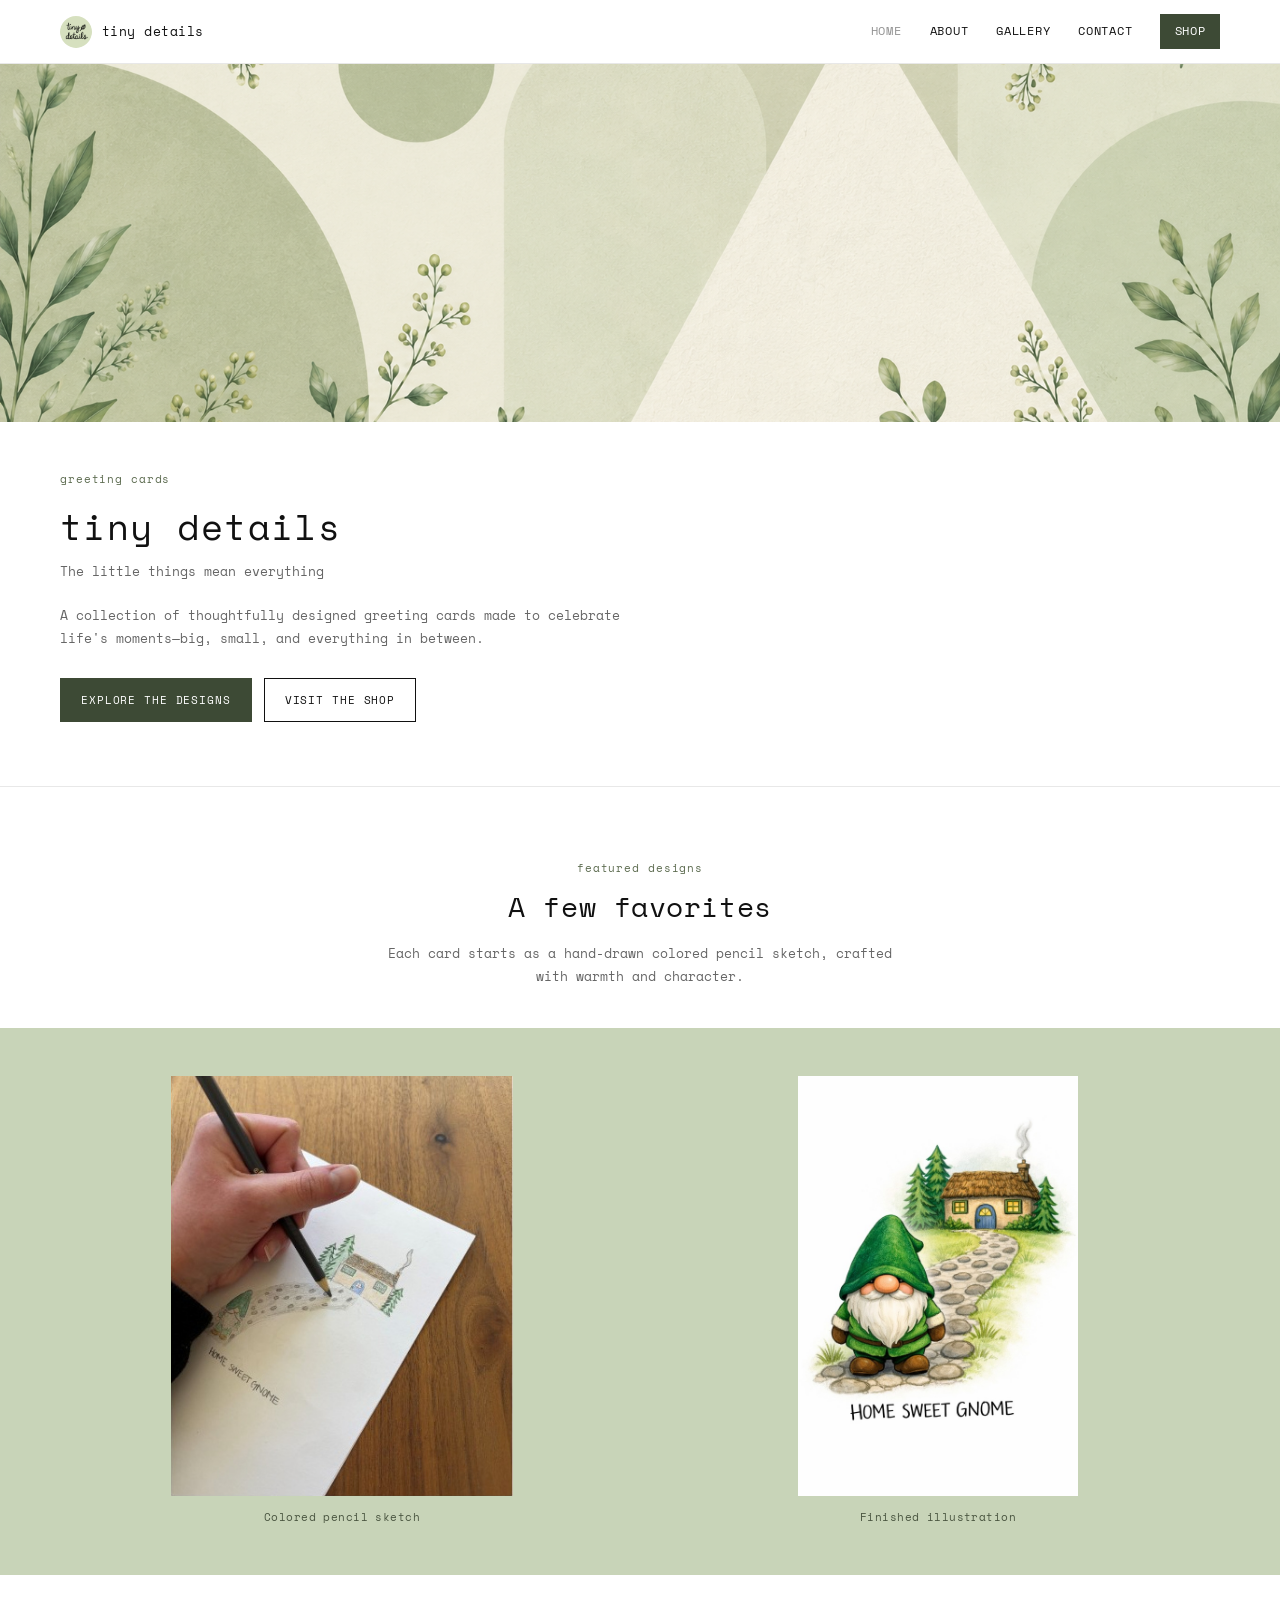
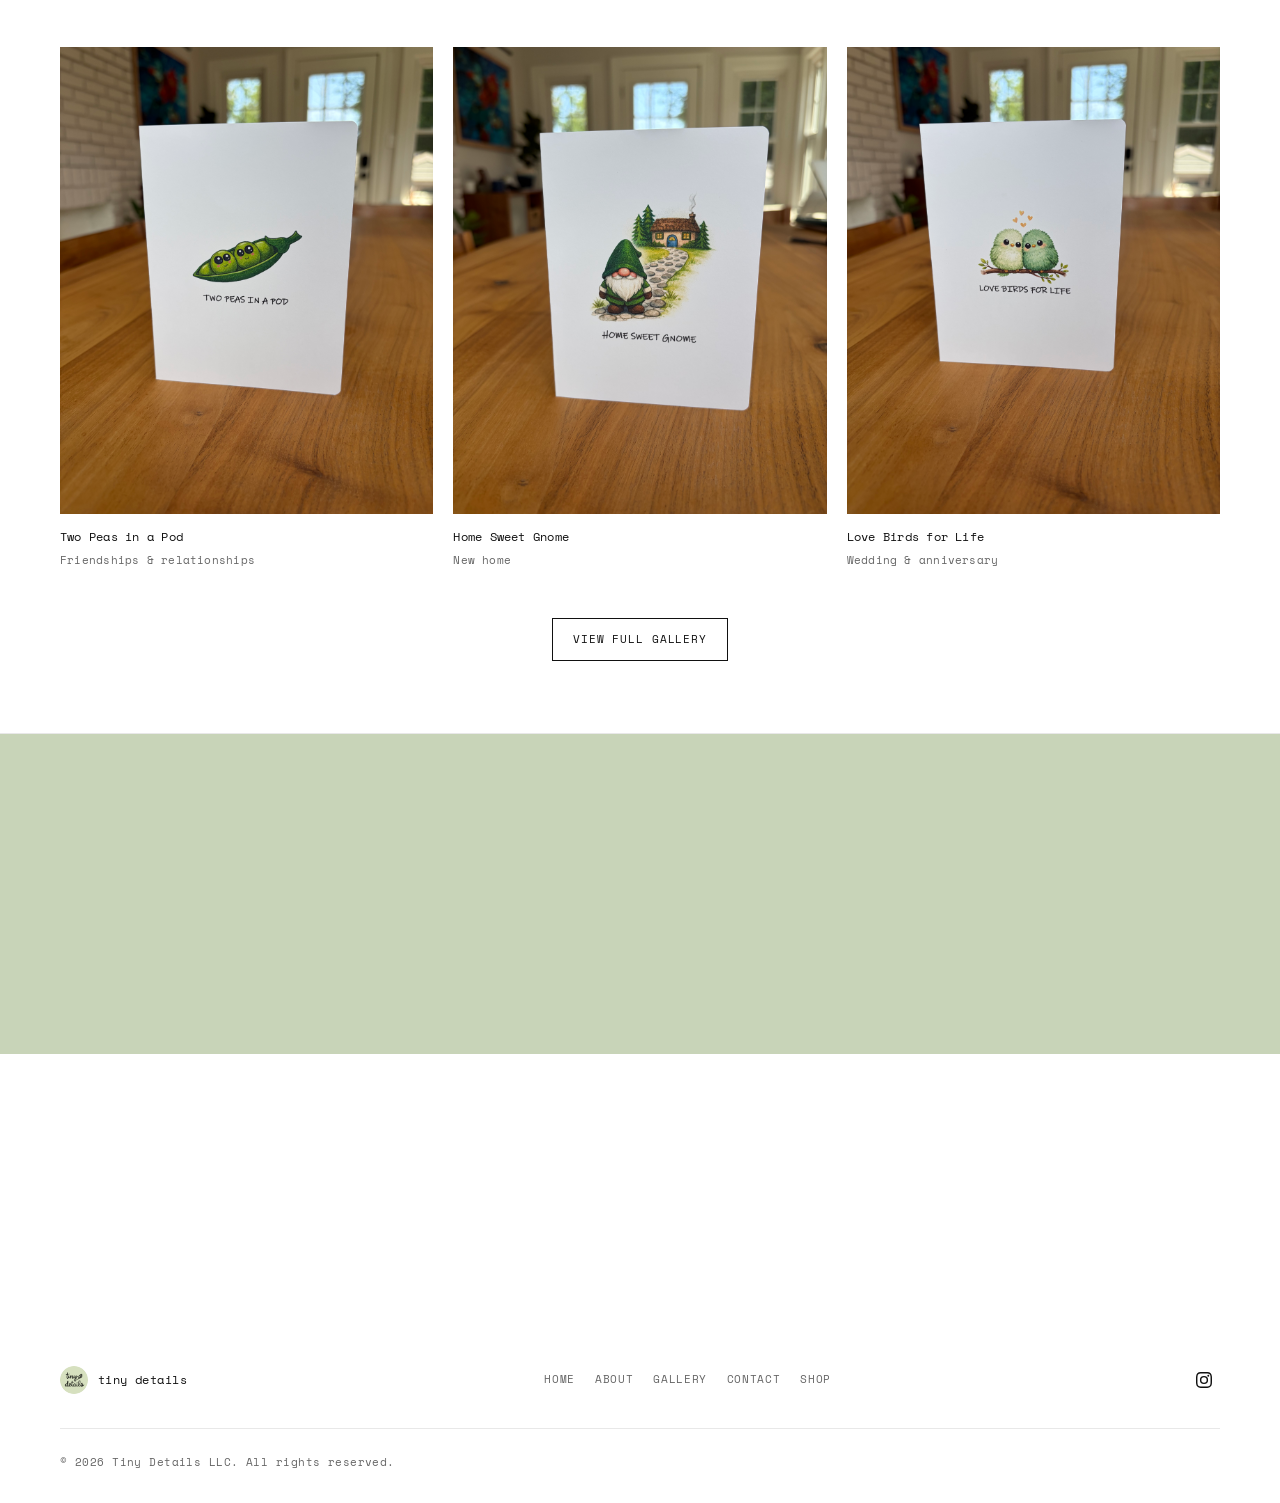
<file: index.html>
<!DOCTYPE html>
<html lang="en">
<head>
  <meta charset="UTF-8">
  <meta name="viewport" content="width=device-width, initial-scale=1.0">
  <meta name="description" content="Tiny Details LLC — thoughtfully designed greeting cards for life's moments, big and small.">
  <title>Tiny Details LLC — The little things mean everything</title>
  <link rel="icon" href="images/logo-square.png" type="image/png">
  <link rel="preconnect" href="https://fonts.googleapis.com">
  <link rel="preconnect" href="https://fonts.gstatic.com" crossorigin>
  <link href="https://fonts.googleapis.com/css2?family=Space+Mono:ital,wght@0,400;0,700;1,400&display=swap" rel="stylesheet">
  <link rel="stylesheet" href="css/styles.css?v=5">
</head>
<body>

  <header class="site-header">
    <div class="header-inner">
      <a href="index.html" class="logo-link">
        <img src="images/logo.png" alt="Tiny Details" class="logo-img">
        <span class="logo-text">tiny details</span>
      </a>
      <nav class="nav-desktop" aria-label="Main navigation">
        <a href="index.html" class="active">Home</a>
        <a href="about.html">About</a>
        <a href="gallery.html">Gallery</a>
        <a href="contact.html">Contact</a>
        <a href="https://www.etsy.com/shop/TinyDetailsLLC" class="nav-cta" target="_blank" rel="noopener noreferrer">Shop</a>
      </nav>
      <button class="menu-toggle" aria-label="Open menu" aria-expanded="false">
        <span></span><span></span><span></span>
      </button>
    </div>
    <nav class="nav-mobile" aria-label="Mobile navigation">
      <a href="index.html">Home</a>
      <a href="about.html">About</a>
      <a href="gallery.html">Gallery</a>
      <a href="contact.html">Contact</a>
      <a href="https://www.etsy.com/shop/TinyDetailsLLC" class="nav-cta" target="_blank" rel="noopener noreferrer">Shop</a>
    </nav>
  </header>

  <main>
    <section class="hero">
      <div class="hero-banner">
        <img src="images/hero-banner.png?v=1" alt="" class="hero-banner-img">
      </div>
      <div class="container hero-body">
        <div class="hero-inner fade-in">
          <div class="hero-content">
            <p class="hero-eyebrow">greeting cards</p>
            <h1>tiny details</h1>
            <p class="hero-tagline">The little things mean everything</p>
            <p class="hero-desc">A collection of thoughtfully designed greeting cards made to celebrate life's moments—big, small, and everything in between.</p>
            <div class="btn-group">
              <a href="gallery.html" class="btn btn-primary">Explore the Designs</a>
              <a href="https://www.etsy.com/shop/TinyDetailsLLC" class="btn btn-outline" target="_blank" rel="noopener noreferrer">Visit the Shop</a>
            </div>
          </div>
        </div>
      </div>
    </section>

    <section class="section section-intro">
      <div class="container">
        <div class="text-center fade-in">
          <p class="section-label">featured designs</p>
          <h2 class="section-title">A few favorites</h2>
          <p class="section-lead">Each card starts as a hand-drawn colored pencil sketch, crafted with warmth and character.</p>
        </div>
      </div>
    </section>

    <section class="process-banner">
      <div class="container">
        <div class="process-grid fade-in">
          <figure class="process-item">
            <div class="process-visual">
              <img src="images/process/gnome-sketch.jpg?v=5" alt="Hand-drawn colored pencil sketch of Home Sweet Gnome card">
            </div>
            <figcaption>Colored pencil sketch</figcaption>
          </figure>
          <figure class="process-item">
            <div class="process-visual">
              <img src="images/process/gnome-final.jpg" alt="Finished Home Sweet Gnome illustration">
            </div>
            <figcaption>Finished illustration</figcaption>
          </figure>
        </div>
      </div>
    </section>

    <section class="section">
      <div class="container">
        <div class="card-grid">
          <a href="gallery.html" class="design-card fade-in">
            <div class="design-card-image">
              <img src="images/cards/two-peas-friends.jpg" alt="Two Peas in a Pod card for friends and relationships">
            </div>
            <div class="design-card-body">
              <h3>Two Peas in a Pod</h3>
              <p>Friendships &amp; relationships</p>
            </div>
          </a>
          <a href="gallery.html" class="design-card fade-in">
            <div class="design-card-image">
              <img src="images/cards/gnome-home.jpg" alt="Home Sweet Gnome new home card">
            </div>
            <div class="design-card-body">
              <h3>Home Sweet Gnome</h3>
              <p>New home</p>
            </div>
          </a>
          <a href="gallery.html" class="design-card fade-in">
            <div class="design-card-image">
              <img src="images/cards/love-birds.jpg" alt="Love Birds for Life card">
            </div>
            <div class="design-card-body">
              <h3>Love Birds for Life</h3>
              <p>Wedding &amp; anniversary</p>
            </div>
          </a>
        </div>
        <div class="btn-group center" style="margin-top: 3rem;">
          <a href="gallery.html" class="btn btn-outline">View Full Gallery</a>
        </div>
      </div>
    </section>

    <section class="section-sm story-strip">
      <div class="container text-center fade-in">
        <p class="section-label">our story</p>
        <h2 class="section-title">The heart of every card</h2>
        <p class="section-lead">Founded on the idea that it's the little things that matter most. Every design begins with a hand-drawn sketch—and a whole lot of heart.</p>
        <div class="btn-group center">
          <a href="about.html" class="btn btn-primary">Learn More</a>
        </div>
      </div>
    </section>

    <div class="cta-banner fade-in">
      <h2>Shop our cards on Etsy</h2>
      <p>Browse the collection and find a card for the moments that matter.</p>
      <a href="https://www.etsy.com/shop/TinyDetailsLLC" class="btn btn-primary" target="_blank" rel="noopener noreferrer">Tiny Details on Etsy</a>
    </div>
  </main>

  <footer class="site-footer">
    <div class="container">
      <div class="footer-inner">
        <div class="footer-brand">
          <img src="images/logo.png" alt="">
          <span>tiny details</span>
        </div>
        <div class="footer-links">
          <a href="index.html">Home</a>
          <a href="about.html">About</a>
          <a href="gallery.html">Gallery</a>
          <a href="contact.html">Contact</a>
          <a href="https://www.etsy.com/shop/TinyDetailsLLC" target="_blank" rel="noopener noreferrer">Shop</a>
        </div>
        <div class="footer-social">
          <a href="https://www.instagram.com/tinydetailsllc/" target="_blank" rel="noopener noreferrer" aria-label="Instagram">
            <svg viewBox="0 0 24 24" xmlns="http://www.w3.org/2000/svg"><path d="M12 2.163c3.204 0 3.584.012 4.85.07 3.252.148 4.771 1.691 4.919 4.919.058 1.265.069 1.645.069 4.849 0 3.205-.012 3.584-.069 4.849-.149 3.225-1.664 4.771-4.919 4.919-1.266.058-1.644.07-4.85.07-3.204 0-3.584-.012-4.849-.07-3.26-.149-4.771-1.699-4.919-4.92-.058-1.265-.07-1.644-.07-4.849 0-3.204.013-3.583.07-4.849.149-3.227 1.664-4.771 4.919-4.919 1.266-.057 1.645-.069 4.849-.069zM12 0C8.741 0 8.333.014 7.053.072 2.695.272.273 2.69.073 7.052.014 8.333 0 8.741 0 12c0 3.259.014 3.668.072 4.948.2 4.358 2.618 6.78 6.98 6.98C8.333 23.986 8.741 24 12 24c3.259 0 3.668-.014 4.948-.072 4.354-.2 6.782-2.618 6.979-6.98.059-1.28.073-1.689.073-4.948 0-3.259-.014-3.667-.072-4.947-.196-4.354-2.617-6.78-6.979-6.98C15.668.014 15.259 0 12 0zm0 5.838a6.162 6.162 0 100 12.324 6.162 6.162 0 000-12.324zM12 16a4 4 0 110-8 4 4 0 010 8zm6.406-11.845a1.44 1.44 0 100 2.881 1.44 1.44 0 000-2.881z"/></svg>
          </a>
        </div>
      </div>
      <div class="footer-bottom">
        <p>&copy; 2026 Tiny Details LLC. All rights reserved.</p>
      </div>
    </div>
  </footer>

  <script src="js/main.js"></script>
</body>
</html>
</file>
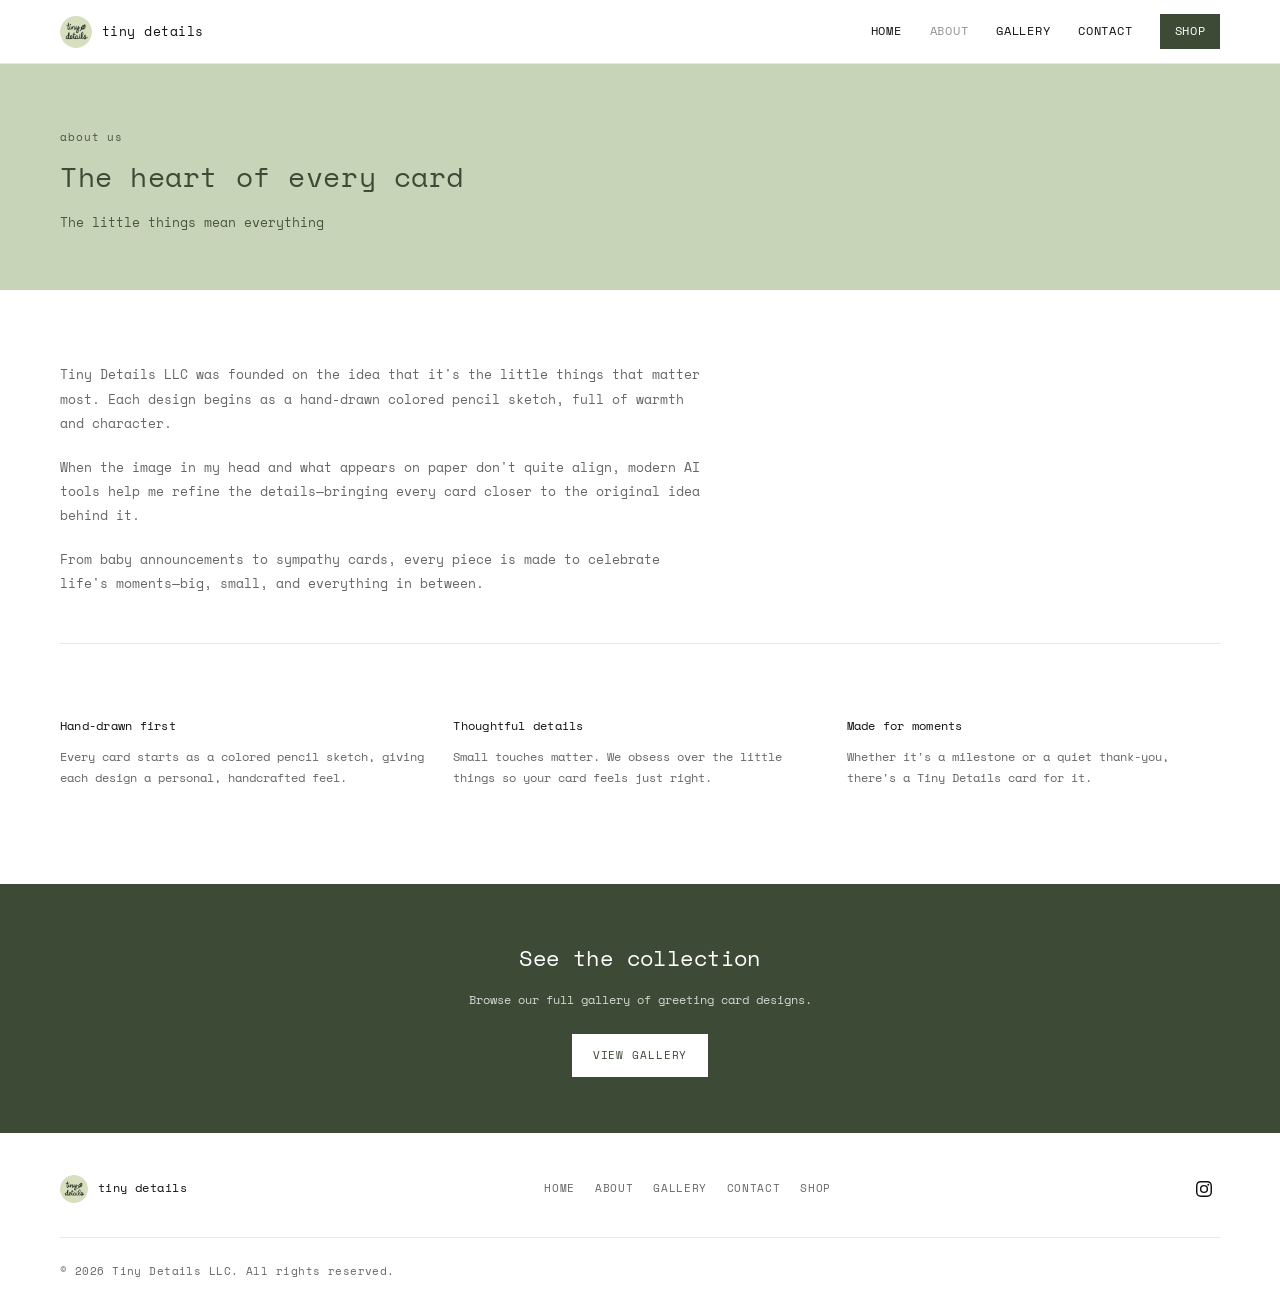
<file: about.html>
<!DOCTYPE html>
<html lang="en">
<head>
  <meta charset="UTF-8">
  <meta name="viewport" content="width=device-width, initial-scale=1.0">
  <meta name="description" content="Learn about Tiny Details LLC — greeting cards crafted with warmth, character, and care.">
  <title>About — Tiny Details LLC</title>
  <link rel="icon" href="images/logo-square.png" type="image/png">
  <link rel="preconnect" href="https://fonts.googleapis.com">
  <link rel="preconnect" href="https://fonts.gstatic.com" crossorigin>
  <link href="https://fonts.googleapis.com/css2?family=Space+Mono:ital,wght@0,400;0,700;1,400&display=swap" rel="stylesheet">
  <link rel="stylesheet" href="css/styles.css?v=5">
</head>
<body>

  <header class="site-header">
    <div class="header-inner">
      <a href="index.html" class="logo-link">
        <img src="images/logo.png" alt="Tiny Details" class="logo-img">
        <span class="logo-text">tiny details</span>
      </a>
      <nav class="nav-desktop" aria-label="Main navigation">
        <a href="index.html">Home</a>
        <a href="about.html" class="active">About</a>
        <a href="gallery.html">Gallery</a>
        <a href="contact.html">Contact</a>
        <a href="https://www.etsy.com/shop/TinyDetailsLLC" class="nav-cta" target="_blank" rel="noopener noreferrer">Shop</a>
      </nav>
      <button class="menu-toggle" aria-label="Open menu" aria-expanded="false">
        <span></span><span></span><span></span>
      </button>
    </div>
    <nav class="nav-mobile" aria-label="Mobile navigation">
      <a href="index.html">Home</a>
      <a href="about.html">About</a>
      <a href="gallery.html">Gallery</a>
      <a href="contact.html">Contact</a>
      <a href="https://www.etsy.com/shop/TinyDetailsLLC" class="nav-cta" target="_blank" rel="noopener noreferrer">Shop</a>
    </nav>
  </header>

  <main>
    <section class="about-hero">
      <div class="container fade-in">
        <p class="section-label">about us</p>
        <h1 class="section-title">The heart of every card</h1>
        <p class="section-lead">The little things mean everything</p>
      </div>
    </section>

    <section class="section">
      <div class="container">
        <div class="about-content fade-in">
          <p>Tiny Details LLC was founded on the idea that it's the little things that matter most. Each design begins as a hand-drawn colored pencil sketch, full of warmth and character.</p>
          <p>When the image in my head and what appears on paper don't quite align, modern AI tools help me refine the details—bringing every card closer to the original idea behind it.</p>
          <p>From baby announcements to sympathy cards, every piece is made to celebrate life's moments—big, small, and everything in between.</p>
        </div>

        <div class="values-grid">
          <div class="value-item fade-in">
            <h3>Hand-drawn first</h3>
            <p>Every card starts as a colored pencil sketch, giving each design a personal, handcrafted feel.</p>
          </div>
          <div class="value-item fade-in">
            <h3>Thoughtful details</h3>
            <p>Small touches matter. We obsess over the little things so your card feels just right.</p>
          </div>
          <div class="value-item fade-in">
            <h3>Made for moments</h3>
            <p>Whether it's a milestone or a quiet thank-you, there's a Tiny Details card for it.</p>
          </div>
        </div>
      </div>
    </section>

    <div class="cta-banner fade-in">
      <h2>See the collection</h2>
      <p>Browse our full gallery of greeting card designs.</p>
      <a href="gallery.html" class="btn btn-primary">View Gallery</a>
    </div>
  </main>

  <footer class="site-footer">
    <div class="container">
      <div class="footer-inner">
        <div class="footer-brand">
          <img src="images/logo.png" alt="">
          <span>tiny details</span>
        </div>
        <div class="footer-links">
          <a href="index.html">Home</a>
          <a href="about.html">About</a>
          <a href="gallery.html">Gallery</a>
          <a href="contact.html">Contact</a>
          <a href="https://www.etsy.com/shop/TinyDetailsLLC" target="_blank" rel="noopener noreferrer">Shop</a>
        </div>
        <div class="footer-social">
          <a href="https://www.instagram.com/tinydetailsllc/" target="_blank" rel="noopener noreferrer" aria-label="Instagram">
            <svg viewBox="0 0 24 24" xmlns="http://www.w3.org/2000/svg"><path d="M12 2.163c3.204 0 3.584.012 4.85.07 3.252.148 4.771 1.691 4.919 4.919.058 1.265.069 1.645.069 4.849 0 3.205-.012 3.584-.069 4.849-.149 3.225-1.664 4.771-4.919 4.919-1.266.058-1.644.07-4.85.07-3.204 0-3.584-.012-4.849-.07-3.26-.149-4.771-1.699-4.919-4.92-.058-1.265-.07-1.644-.07-4.849 0-3.204.013-3.583.07-4.849.149-3.227 1.664-4.771 4.919-4.919 1.266-.057 1.645-.069 4.849-.069zM12 0C8.741 0 8.333.014 7.053.072 2.695.272.273 2.69.073 7.052.014 8.333 0 8.741 0 12c0 3.259.014 3.668.072 4.948.2 4.358 2.618 6.78 6.98 6.98C8.333 23.986 8.741 24 12 24c3.259 0 3.668-.014 4.948-.072 4.354-.2 6.782-2.618 6.979-6.98.059-1.28.073-1.689.073-4.948 0-3.259-.014-3.667-.072-4.947-.196-4.354-2.617-6.78-6.979-6.98C15.668.014 15.259 0 12 0zm0 5.838a6.162 6.162 0 100 12.324 6.162 6.162 0 000-12.324zM12 16a4 4 0 110-8 4 4 0 010 8zm6.406-11.845a1.44 1.44 0 100 2.881 1.44 1.44 0 000-2.881z"/></svg>
          </a>
        </div>
      </div>
      <div class="footer-bottom">
        <p>&copy; 2026 Tiny Details LLC. All rights reserved.</p>
      </div>
    </div>
  </footer>

  <script src="js/main.js"></script>
</body>
</html>
</file>
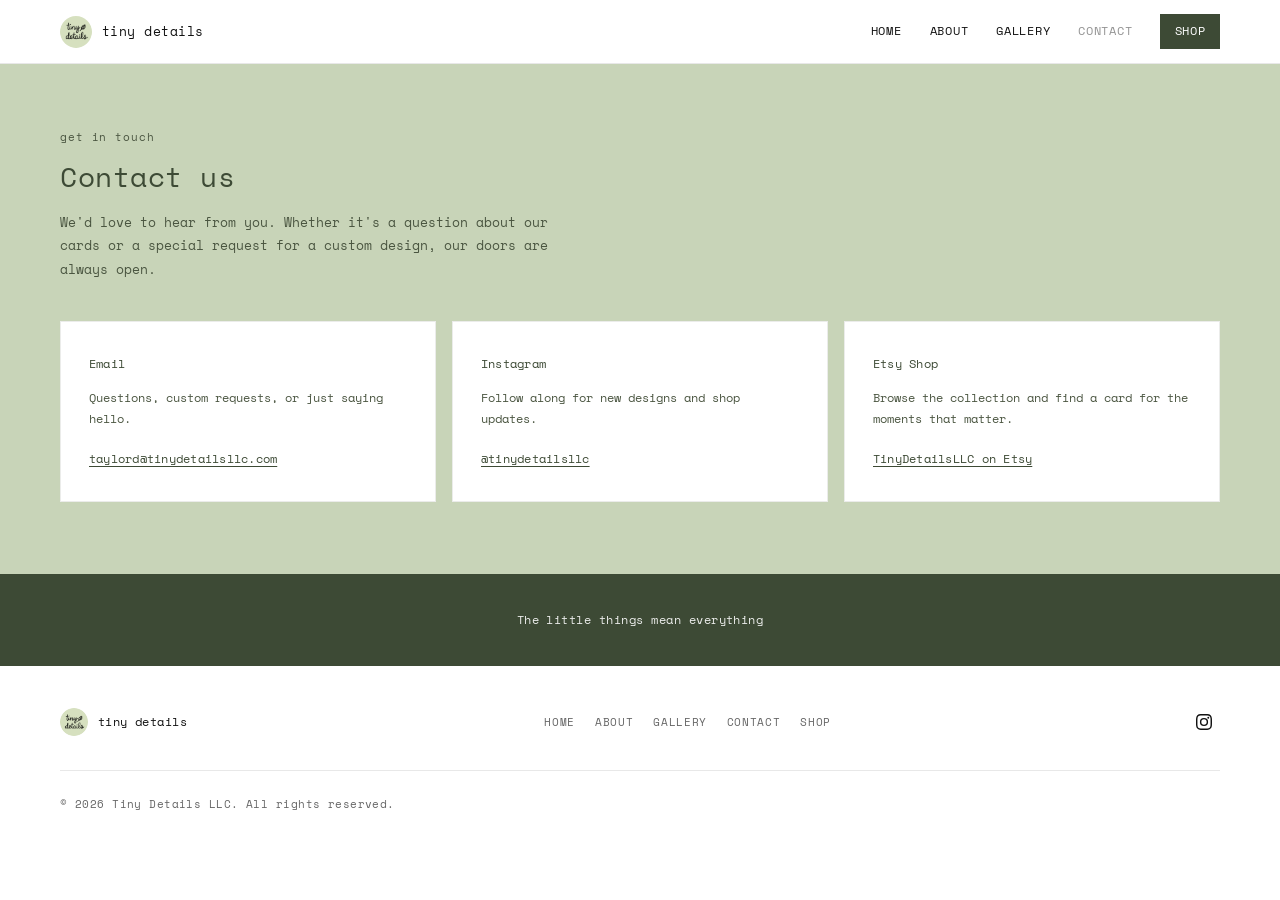
<file: contact.html>
<!DOCTYPE html>
<html lang="en">
<head>
  <meta charset="UTF-8">
  <meta name="viewport" content="width=device-width, initial-scale=1.0">
  <meta name="description" content="Get in touch with Tiny Details LLC — questions, custom requests, and more.">
  <title>Contact — Tiny Details LLC</title>
  <link rel="icon" href="images/logo-square.png" type="image/png">
  <link rel="preconnect" href="https://fonts.googleapis.com">
  <link rel="preconnect" href="https://fonts.gstatic.com" crossorigin>
  <link href="https://fonts.googleapis.com/css2?family=Space+Mono:ital,wght@0,400;0,700;1,400&display=swap" rel="stylesheet">
  <link rel="stylesheet" href="css/styles.css?v=5">
</head>
<body>

  <header class="site-header">
    <div class="header-inner">
      <a href="index.html" class="logo-link">
        <img src="images/logo.png" alt="Tiny Details" class="logo-img">
        <span class="logo-text">tiny details</span>
      </a>
      <nav class="nav-desktop" aria-label="Main navigation">
        <a href="index.html">Home</a>
        <a href="about.html">About</a>
        <a href="gallery.html">Gallery</a>
        <a href="contact.html" class="active">Contact</a>
        <a href="https://www.etsy.com/shop/TinyDetailsLLC" class="nav-cta" target="_blank" rel="noopener noreferrer">Shop</a>
      </nav>
      <button class="menu-toggle" aria-label="Open menu" aria-expanded="false">
        <span></span><span></span><span></span>
      </button>
    </div>
    <nav class="nav-mobile" aria-label="Mobile navigation">
      <a href="index.html">Home</a>
      <a href="about.html">About</a>
      <a href="gallery.html">Gallery</a>
      <a href="contact.html">Contact</a>
      <a href="https://www.etsy.com/shop/TinyDetailsLLC" class="nav-cta" target="_blank" rel="noopener noreferrer">Shop</a>
    </nav>
  </header>

  <main>
    <section class="contact-page">
      <div class="container">
        <div class="contact-intro fade-in">
          <p class="section-label">get in touch</p>
          <h1 class="section-title">Contact us</h1>
          <p class="section-lead">We'd love to hear from you. Whether it's a question about our cards or a special request for a custom design, our doors are always open.</p>
        </div>

        <div class="contact-grid">
          <div class="contact-card fade-in">
            <h3>Email</h3>
            <p>Questions, custom requests, or just saying hello.</p>
            <a href="mailto:taylord@tinydetailsllc.com" class="contact-link">taylord@tinydetailsllc.com</a>
          </div>

          <div class="contact-card fade-in">
            <h3>Instagram</h3>
            <p>Follow along for new designs and shop updates.</p>
            <a href="https://www.instagram.com/tinydetailsllc/" class="contact-link" target="_blank" rel="noopener noreferrer">@tinydetailsllc</a>
          </div>

          <div class="contact-card fade-in">
            <h3>Etsy Shop</h3>
            <p>Browse the collection and find a card for the moments that matter.</p>
            <a href="https://www.etsy.com/shop/TinyDetailsLLC" class="contact-link" target="_blank" rel="noopener noreferrer">TinyDetailsLLC on Etsy</a>
          </div>
        </div>
      </div>
    </section>

    <div class="contact-band fade-in">
      <p>The little things mean everything</p>
    </div>
  </main>

  <footer class="site-footer">
    <div class="container">
      <div class="footer-inner">
        <div class="footer-brand">
          <img src="images/logo.png" alt="">
          <span>tiny details</span>
        </div>
        <div class="footer-links">
          <a href="index.html">Home</a>
          <a href="about.html">About</a>
          <a href="gallery.html">Gallery</a>
          <a href="contact.html">Contact</a>
          <a href="https://www.etsy.com/shop/TinyDetailsLLC" target="_blank" rel="noopener noreferrer">Shop</a>
        </div>
        <div class="footer-social">
          <a href="https://www.instagram.com/tinydetailsllc/" target="_blank" rel="noopener noreferrer" aria-label="Instagram">
            <svg viewBox="0 0 24 24" xmlns="http://www.w3.org/2000/svg"><path d="M12 2.163c3.204 0 3.584.012 4.85.07 3.252.148 4.771 1.691 4.919 4.919.058 1.265.069 1.645.069 4.849 0 3.205-.012 3.584-.069 4.849-.149 3.225-1.664 4.771-4.919 4.919-1.266.058-1.644.07-4.85.07-3.204 0-3.584-.012-4.849-.07-3.26-.149-4.771-1.699-4.919-4.92-.058-1.265-.07-1.644-.07-4.849 0-3.204.013-3.583.07-4.849.149-3.227 1.664-4.771 4.919-4.919 1.266-.057 1.645-.069 4.849-.069zM12 0C8.741 0 8.333.014 7.053.072 2.695.272.273 2.69.073 7.052.014 8.333 0 8.741 0 12c0 3.259.014 3.668.072 4.948.2 4.358 2.618 6.78 6.98 6.98C8.333 23.986 8.741 24 12 24c3.259 0 3.668-.014 4.948-.072 4.354-.2 6.782-2.618 6.979-6.98.059-1.28.073-1.689.073-4.948 0-3.259-.014-3.667-.072-4.947-.196-4.354-2.617-6.78-6.979-6.98C15.668.014 15.259 0 12 0zm0 5.838a6.162 6.162 0 100 12.324 6.162 6.162 0 000-12.324zM12 16a4 4 0 110-8 4 4 0 010 8zm6.406-11.845a1.44 1.44 0 100 2.881 1.44 1.44 0 000-2.881z"/></svg>
          </a>
        </div>
      </div>
      <div class="footer-bottom">
        <p>&copy; 2026 Tiny Details LLC. All rights reserved.</p>
      </div>
    </div>
  </footer>

  <script src="js/main.js"></script>
</body>
</html>
</file>
<file: css/styles.css>
/* Tiny Details LLC — CW&T-inspired minimal palette */
:root {
  --sage: #c8d4b8;
  --sage-light: #eef2e8;
  --olive: #5c6b4f;
  --pewter: #4a5540;
  --forest: #3d4a35;
  --white: #ffffff;
  --black: #111111;
  --text: #111111;
  --text-muted: #666666;
  --border: #e8e8e8;
  --header-height: 64px;
  --font: "Space Mono", ui-monospace, monospace;
  --transition: 0.2s ease;
}

*,
*::before,
*::after {
  box-sizing: border-box;
  margin: 0;
  padding: 0;
}

html {
  scroll-behavior: smooth;
}

body {
  font-family: var(--font);
  font-size: 13px;
  line-height: 1.7;
  color: var(--text);
  background: var(--white);
  -webkit-font-smoothing: antialiased;
}

img {
  max-width: 100%;
  height: auto;
  display: block;
}

a {
  color: inherit;
  text-decoration: none;
  transition: opacity var(--transition);
}

a:hover {
  opacity: 0.55;
}

ul {
  list-style: none;
}

/* ── Header ── */
.site-header {
  position: sticky;
  top: 0;
  z-index: 100;
  height: var(--header-height);
  background: rgba(255, 255, 255, 0.95);
  backdrop-filter: blur(8px);
  -webkit-backdrop-filter: blur(8px);
  border-bottom: 1px solid var(--border);
}

.header-inner {
  max-width: 1200px;
  margin: 0 auto;
  padding: 0 1.25rem;
  height: 100%;
  display: flex;
  align-items: center;
  justify-content: space-between;
  gap: 1rem;
}

.logo-link {
  display: flex;
  align-items: center;
  gap: 0.6rem;
  color: var(--black);
}

.logo-link:hover {
  opacity: 1;
}

.logo-img {
  width: 32px;
  height: 32px;
  border-radius: 50%;
  object-fit: cover;
}

.logo-text {
  font-size: 13px;
  font-weight: 400;
  letter-spacing: 0.04em;
}

.nav-desktop {
  display: flex;
  align-items: center;
  gap: 1.75rem;
}

.nav-desktop a {
  font-size: 12px;
  letter-spacing: 0.06em;
  text-transform: uppercase;
  color: var(--text);
}

.nav-desktop a:hover,
.nav-desktop a.active {
  opacity: 0.45;
}

.nav-cta {
  opacity: 1 !important;
  padding: 0.45rem 0.9rem;
  background: var(--forest);
  color: var(--white) !important;
}

.nav-cta:hover {
  opacity: 0.8 !important;
  background: var(--pewter);
}

.menu-toggle {
  display: none;
  flex-direction: column;
  justify-content: center;
  gap: 5px;
  width: 36px;
  height: 36px;
  background: none;
  border: none;
  cursor: pointer;
  padding: 4px;
}

.menu-toggle span {
  display: block;
  width: 20px;
  height: 1.5px;
  background: var(--black);
  transition: transform var(--transition), opacity var(--transition);
}

.menu-toggle[aria-expanded="true"] span:nth-child(1) {
  transform: translateY(6.5px) rotate(45deg);
}

.menu-toggle[aria-expanded="true"] span:nth-child(2) {
  opacity: 0;
}

.menu-toggle[aria-expanded="true"] span:nth-child(3) {
  transform: translateY(-6.5px) rotate(-45deg);
}

.nav-mobile {
  display: none;
  position: fixed;
  top: var(--header-height);
  left: 0;
  right: 0;
  background: var(--white);
  border-bottom: 1px solid var(--border);
  padding: 0.75rem 1.25rem 1.25rem;
  flex-direction: column;
}

.nav-mobile.open {
  display: flex;
}

.nav-mobile a {
  display: block;
  padding: 0.85rem 0;
  font-size: 12px;
  letter-spacing: 0.06em;
  text-transform: uppercase;
  color: var(--text);
  border-bottom: 1px solid var(--border);
}

.nav-mobile a:last-child {
  border-bottom: none;
}

.nav-mobile .nav-cta {
  text-align: center;
  margin-top: 0.75rem;
  border-bottom: none;
}

@media (max-width: 768px) {
  .nav-desktop {
    display: none;
  }

  .menu-toggle {
    display: flex;
  }
}

/* ── Layout ── */
.container {
  max-width: 1200px;
  margin: 0 auto;
  padding: 0 1.25rem;
}

@media (max-width: 768px) {
  .container {
    padding: 0 1.5rem;
  }
}

.section {
  padding: 4.5rem 0;
}

.section-sm {
  padding: 3rem 0;
}

.section-label {
  font-size: 11px;
  letter-spacing: 0.08em;
  color: var(--olive);
  margin-bottom: 0.75rem;
}

.section-title {
  font-size: clamp(1.25rem, 3vw, 1.75rem);
  font-weight: 400;
  letter-spacing: 0.02em;
  color: var(--black);
  line-height: 1.3;
  margin-bottom: 1rem;
}

.section-lead {
  font-size: 13px;
  color: var(--text-muted);
  max-width: 520px;
  line-height: 1.8;
}

.text-center {
  text-align: center;
}

.text-center .section-lead {
  margin-left: auto;
  margin-right: auto;
}

/* ── Buttons ── */
.btn {
  display: inline-flex;
  align-items: center;
  justify-content: center;
  padding: 0.7rem 1.25rem;
  font-family: var(--font);
  font-size: 11px;
  letter-spacing: 0.08em;
  text-transform: uppercase;
  border: 1px solid var(--black);
  cursor: pointer;
  transition: background var(--transition), color var(--transition), opacity var(--transition);
}

.btn:hover {
  opacity: 1;
}

.btn-primary {
  background: var(--forest);
  color: var(--white);
  border-color: var(--forest);
}

.btn-primary:hover {
  background: var(--pewter);
  border-color: var(--pewter);
}

.btn-outline {
  background: transparent;
  color: var(--black);
}

.btn-outline:hover {
  background: var(--black);
  color: var(--white);
}

.btn-group {
  display: flex;
  flex-wrap: wrap;
  gap: 0.75rem;
  margin-top: 1.75rem;
}

.btn-group.center {
  justify-content: center;
}

/* ── Hero ── */
.hero {
  border-bottom: 1px solid var(--border);
}

.hero-banner {
  width: 100%;
  height: clamp(200px, 28vw, 360px);
  overflow: hidden;
  background: var(--sage-light);
}

.hero-banner-img {
  width: 100%;
  height: 100%;
  object-fit: cover;
  object-position: center center;
}

.hero-body {
  padding-top: 3rem;
  padding-bottom: 4rem;
}

.hero-inner {
  max-width: 560px;
}

.hero-eyebrow {
  font-size: 11px;
  letter-spacing: 0.08em;
  color: var(--olive);
  margin-bottom: 1rem;
}

.hero h1 {
  font-size: clamp(1.5rem, 4vw, 2.25rem);
  font-weight: 400;
  letter-spacing: 0.04em;
  line-height: 1.2;
  color: var(--black);
  margin-bottom: 0.75rem;
}

.hero-tagline {
  font-size: 13px;
  color: var(--text-muted);
  margin-bottom: 1.25rem;
  line-height: 1.8;
}

.hero-desc {
  font-size: 13px;
  color: var(--text-muted);
  line-height: 1.8;
}

@media (max-width: 768px) {
  .hero-body {
    padding-top: 2rem;
    padding-bottom: 3rem;
  }

  .btn-group {
    justify-content: flex-start;
  }
}

/* ── Process (sketch → final) ── */
.section-intro {
  padding-bottom: 2.5rem;
}

.process-banner {
  width: 100%;
  background: var(--sage);
  padding: 3rem 0;
}

.process-grid {
  display: grid;
  grid-template-columns: repeat(2, 1fr);
  gap: 2rem;
  align-items: center;
}

.process-item {
  margin: 0;
  text-align: center;
}

.process-visual {
  display: flex;
  align-items: center;
  justify-content: center;
  background: var(--sage);
}

.process-item img {
  display: block;
  width: auto;
  max-width: 100%;
  height: auto;
  max-height: 420px;
  object-fit: contain;
  background: transparent;
}

.process-item figcaption {
  margin-top: 0.75rem;
  font-size: 11px;
  letter-spacing: 0.04em;
  color: var(--pewter);
  text-align: center;
}

@media (max-width: 640px) {
  .process-banner {
    padding: 2.5rem 0;
  }

  .process-grid {
    grid-template-columns: 1fr;
    max-width: 420px;
    margin: 0 auto;
  }
}

/* ── Product grid (CW&T style) ── */
.card-grid {
  display: grid;
  grid-template-columns: repeat(3, 1fr);
  gap: 2rem 1.25rem;
}

@media (max-width: 900px) {
  .card-grid {
    grid-template-columns: repeat(2, 1fr);
  }
}

@media (max-width: 540px) {
  .card-grid {
    grid-template-columns: 1fr;
  }
}

.design-card {
  display: block;
}

.design-card:hover {
  opacity: 0.75;
}

.design-card-image {
  aspect-ratio: 4 / 5;
  overflow: hidden;
  background: var(--sage-light);
  margin-bottom: 0.85rem;
}

.design-card-image img {
  width: 100%;
  height: 100%;
  object-fit: cover;
}

.design-card-body h3 {
  font-size: 12px;
  font-weight: 400;
  letter-spacing: 0.02em;
  color: var(--black);
  margin-bottom: 0.2rem;
}

.design-card-body p {
  font-size: 11px;
  color: var(--text-muted);
  letter-spacing: 0.02em;
}

/* ── About ── */
.about-hero {
  padding: 4rem 0 3.5rem;
  background: var(--sage);
  border-bottom: none;
}

.about-hero .section-label {
  color: var(--pewter);
}

.about-hero .section-title {
  color: var(--forest);
}

.about-hero .section-lead {
  color: var(--pewter);
}

.about-content {
  max-width: 640px;
}

.about-content p {
  font-size: 13px;
  color: var(--text-muted);
  margin-bottom: 1.25rem;
  line-height: 1.85;
}

.about-content p:last-child {
  margin-bottom: 0;
}

.values-grid {
  display: grid;
  grid-template-columns: repeat(3, 1fr);
  gap: 1.25rem;
  margin-top: 3rem;
  padding-top: 3rem;
  border-top: 1px solid var(--border);
}

.value-item {
  padding: 1.5rem 0;
}

.value-item h3 {
  font-size: 12px;
  font-weight: 400;
  letter-spacing: 0.02em;
  margin-bottom: 0.6rem;
  color: var(--black);
}

.value-item p {
  font-size: 12px;
  color: var(--text-muted);
  line-height: 1.75;
}

@media (max-width: 768px) {
  .values-grid {
    grid-template-columns: 1fr;
    gap: 0;
  }

  .value-item {
    border-bottom: 1px solid var(--border);
  }

  .value-item:last-child {
    border-bottom: none;
  }
}

/* ── Gallery ── */
.gallery-intro {
  padding: 3.5rem 0 2rem;
  border-bottom: 1px solid var(--border);
}

.gallery-filters {
  display: flex;
  flex-wrap: wrap;
  gap: 0.5rem;
  margin-bottom: 2rem;
  padding-top: 2.5rem;
}

.filter-btn {
  padding: 0.45rem 0.85rem;
  font-family: var(--font);
  font-size: 11px;
  letter-spacing: 0.06em;
  text-transform: uppercase;
  background: var(--white);
  color: var(--text-muted);
  border: 1px solid var(--border);
  cursor: pointer;
  transition: all var(--transition);
}

.filter-btn:hover,
.filter-btn.active {
  background: var(--forest);
  color: var(--white);
  border-color: var(--forest);
}

.gallery-grid {
  display: grid;
  grid-template-columns: repeat(3, 1fr);
  gap: 2rem 1.25rem;
  padding-bottom: 4rem;
}

@media (max-width: 900px) {
  .gallery-grid {
    grid-template-columns: repeat(2, 1fr);
  }
}

@media (max-width: 540px) {
  .gallery-grid {
    grid-template-columns: 1fr;
  }
}

.gallery-item.hidden {
  display: none;
}

.gallery-item-image {
  aspect-ratio: 4 / 5;
  overflow: hidden;
  background: var(--sage-light);
  margin-bottom: 0.85rem;
  cursor: pointer;
}

.gallery-item-image img {
  width: 100%;
  height: 100%;
  object-fit: cover;
  transition: transform 0.35s ease;
}

.gallery-item:hover .gallery-item-image img {
  transform: scale(1.02);
}

.gallery-item-info h3 {
  font-size: 12px;
  font-weight: 400;
  letter-spacing: 0.02em;
  color: var(--black);
  margin-bottom: 0.2rem;
}

.gallery-item-info p {
  font-size: 11px;
  color: var(--text-muted);
}

.gallery-item-tag {
  display: inline-block;
  margin-top: 0.4rem;
  font-size: 10px;
  letter-spacing: 0.08em;
  text-transform: uppercase;
  color: var(--olive);
}

/* ── Lightbox ── */
.lightbox {
  position: fixed;
  inset: 0;
  z-index: 200;
  background: rgba(17, 17, 17, 0.92);
  display: flex;
  align-items: center;
  justify-content: center;
  padding: 2rem;
  opacity: 0;
  visibility: hidden;
  transition: opacity var(--transition), visibility var(--transition);
}

.lightbox.open {
  opacity: 1;
  visibility: visible;
}

.lightbox-content {
  max-width: 90vw;
  max-height: 90vh;
  position: relative;
}

.lightbox-content img {
  display: block;
  max-height: 75vh;
  width: auto;
  margin: 0 auto;
}

.lightbox-prev,
.lightbox-next {
  position: absolute;
  top: 50%;
  z-index: 2;
  transform: translateY(-50%);
  background: rgba(17, 17, 17, 0.72);
  border: 1px solid rgba(255, 255, 255, 0.35);
  color: var(--white);
  width: 2.75rem;
  height: 2.75rem;
  font-size: 1.75rem;
  line-height: 1;
  cursor: pointer;
  transition: background var(--transition);
}

.lightbox-prev:hover,
.lightbox-next:hover {
  background: rgba(17, 17, 17, 0.9);
}

.lightbox-prev {
  left: 0.75rem;
}

.lightbox-next {
  right: 0.75rem;
}

.lightbox-slide-nav {
  display: flex;
  justify-content: center;
  gap: 0.5rem;
  margin-top: 1rem;
  flex-wrap: wrap;
}

.lightbox-slide-btn {
  background: transparent;
  border: 1px solid rgba(255, 255, 255, 0.35);
  color: rgba(255, 255, 255, 0.75);
  padding: 0.45rem 0.85rem;
  font-family: var(--font);
  font-size: 10px;
  letter-spacing: 0.08em;
  text-transform: uppercase;
  cursor: pointer;
  transition: background var(--transition), color var(--transition), border-color var(--transition);
}

.lightbox-slide-btn:hover,
.lightbox-slide-btn.active {
  background: rgba(255, 255, 255, 0.12);
  border-color: rgba(255, 255, 255, 0.65);
  color: var(--white);
}

.lightbox-caption {
  text-align: center;
  color: var(--white);
  margin-top: 1rem;
  font-size: 12px;
  letter-spacing: 0.06em;
  text-transform: uppercase;
}

.lightbox-counter {
  text-align: center;
  color: rgba(255, 255, 255, 0.55);
  margin-top: 0.35rem;
  font-size: 10px;
  letter-spacing: 0.08em;
  text-transform: uppercase;
}

.lightbox-close {
  position: absolute;
  top: -2rem;
  right: 0;
  background: none;
  border: none;
  color: var(--white);
  font-size: 1.5rem;
  cursor: pointer;
  line-height: 1;
  opacity: 0.7;
}

.lightbox-close:hover {
  opacity: 1;
}

@media (max-width: 768px) {
  .lightbox-prev,
  .lightbox-next {
    width: 2.25rem;
    height: 2.25rem;
    font-size: 1.35rem;
  }

  .lightbox-prev {
    left: 0.35rem;
  }

  .lightbox-next {
    right: 0.35rem;
  }
}

/* ── Contact ── */
.contact-page {
  background: var(--sage);
  padding: 4rem 0 4.5rem;
}

.contact-intro {
  max-width: 560px;
  margin-bottom: 2.5rem;
}

.contact-intro .section-label {
  color: var(--pewter);
}

.contact-intro .section-title {
  color: var(--forest);
}

.contact-intro .section-lead {
  color: var(--pewter);
}

.contact-grid {
  display: grid;
  grid-template-columns: repeat(3, 1fr);
  gap: 1rem;
  align-items: stretch;
}

.contact-card {
  display: flex;
  flex-direction: column;
  padding: 2rem 1.75rem;
  background: var(--white);
  border: 1px solid rgba(61, 74, 53, 0.1);
}

.contact-card h3 {
  font-size: 12px;
  font-weight: 400;
  letter-spacing: 0.02em;
  margin-bottom: 0.75rem;
  color: var(--forest);
}

.contact-card p {
  font-size: 12px;
  color: var(--pewter);
  margin-bottom: 1.25rem;
  line-height: 1.75;
  flex: 1;
}

.contact-card a.contact-link {
  font-size: 12px;
  letter-spacing: 0.02em;
  word-break: break-word;
  text-decoration: underline;
  text-underline-offset: 3px;
  color: var(--forest);
  margin-top: auto;
}

.contact-card a.contact-link:hover {
  opacity: 0.6;
}

.contact-band {
  background: var(--forest);
  color: var(--white);
  text-align: center;
  padding: 2.25rem 1.5rem;
}

.contact-band p {
  font-size: 12px;
  letter-spacing: 0.04em;
  color: rgba(255, 255, 255, 0.9);
}

@media (max-width: 768px) {
  .contact-page {
    padding: 3rem 0 3.5rem;
  }

  .contact-grid {
    grid-template-columns: 1fr;
  }

  .contact-card {
    padding: 1.75rem 1.5rem;
  }
}

/* ── CTA banner ── */
.cta-banner {
  background: var(--forest);
  color: var(--white);
  padding: 3.5rem 1.5rem;
  text-align: center;
  border-top: none;
  border-bottom: none;
}

.cta-banner h2 {
  font-size: clamp(1.1rem, 2.5vw, 1.35rem);
  font-weight: 400;
  letter-spacing: 0.02em;
  margin-bottom: 0.75rem;
  color: var(--white);
}

.cta-banner p {
  color: rgba(255, 255, 255, 0.78);
  margin-bottom: 1.5rem;
  max-width: 440px;
  margin-left: auto;
  margin-right: auto;
  font-size: 12px;
  line-height: 1.75;
}

.cta-banner .btn-primary {
  background: var(--white);
  color: var(--forest);
  border-color: var(--white);
}

.cta-banner .btn-primary:hover {
  background: var(--sage);
  color: var(--forest);
  border-color: var(--sage);
  opacity: 1;
}

/* ── Footer ── */
.site-footer {
  padding: 2.5rem 0 2rem;
}

.footer-inner {
  display: flex;
  flex-wrap: wrap;
  justify-content: space-between;
  align-items: center;
  gap: 1.5rem;
}

.footer-brand {
  display: flex;
  align-items: center;
  gap: 0.6rem;
}

.footer-brand img {
  width: 28px;
  height: 28px;
  border-radius: 50%;
}

.footer-brand span {
  font-size: 12px;
  letter-spacing: 0.04em;
}

.footer-links {
  display: flex;
  flex-wrap: wrap;
  gap: 1.25rem;
}

.footer-links a {
  font-size: 11px;
  letter-spacing: 0.06em;
  text-transform: uppercase;
  color: var(--text-muted);
}

.footer-social a {
  display: flex;
  align-items: center;
  justify-content: center;
  width: 32px;
  height: 32px;
}

.footer-social svg {
  width: 16px;
  height: 16px;
  fill: var(--black);
}

.footer-bottom {
  margin-top: 2rem;
  padding-top: 1.5rem;
  border-top: 1px solid var(--border);
  font-size: 11px;
  color: var(--text-muted);
  letter-spacing: 0.04em;
}

@media (max-width: 640px) {
  .footer-inner {
    flex-direction: column;
    align-items: flex-start;
  }
}

/* ── Story strip ── */
.story-strip {
  border-top: 1px solid var(--border);
  border-bottom: none;
  background: var(--sage);
}

.story-strip .section-label {
  color: var(--pewter);
}

.story-strip .section-title {
  color: var(--forest);
}

.story-strip .section-lead {
  color: var(--pewter);
}

/* ── Animations ── */
.fade-in {
  opacity: 0;
  transform: translateY(12px);
  transition: opacity 0.5s ease, transform 0.5s ease;
}

.fade-in.visible {
  opacity: 1;
  transform: translateY(0);
}
</file>
